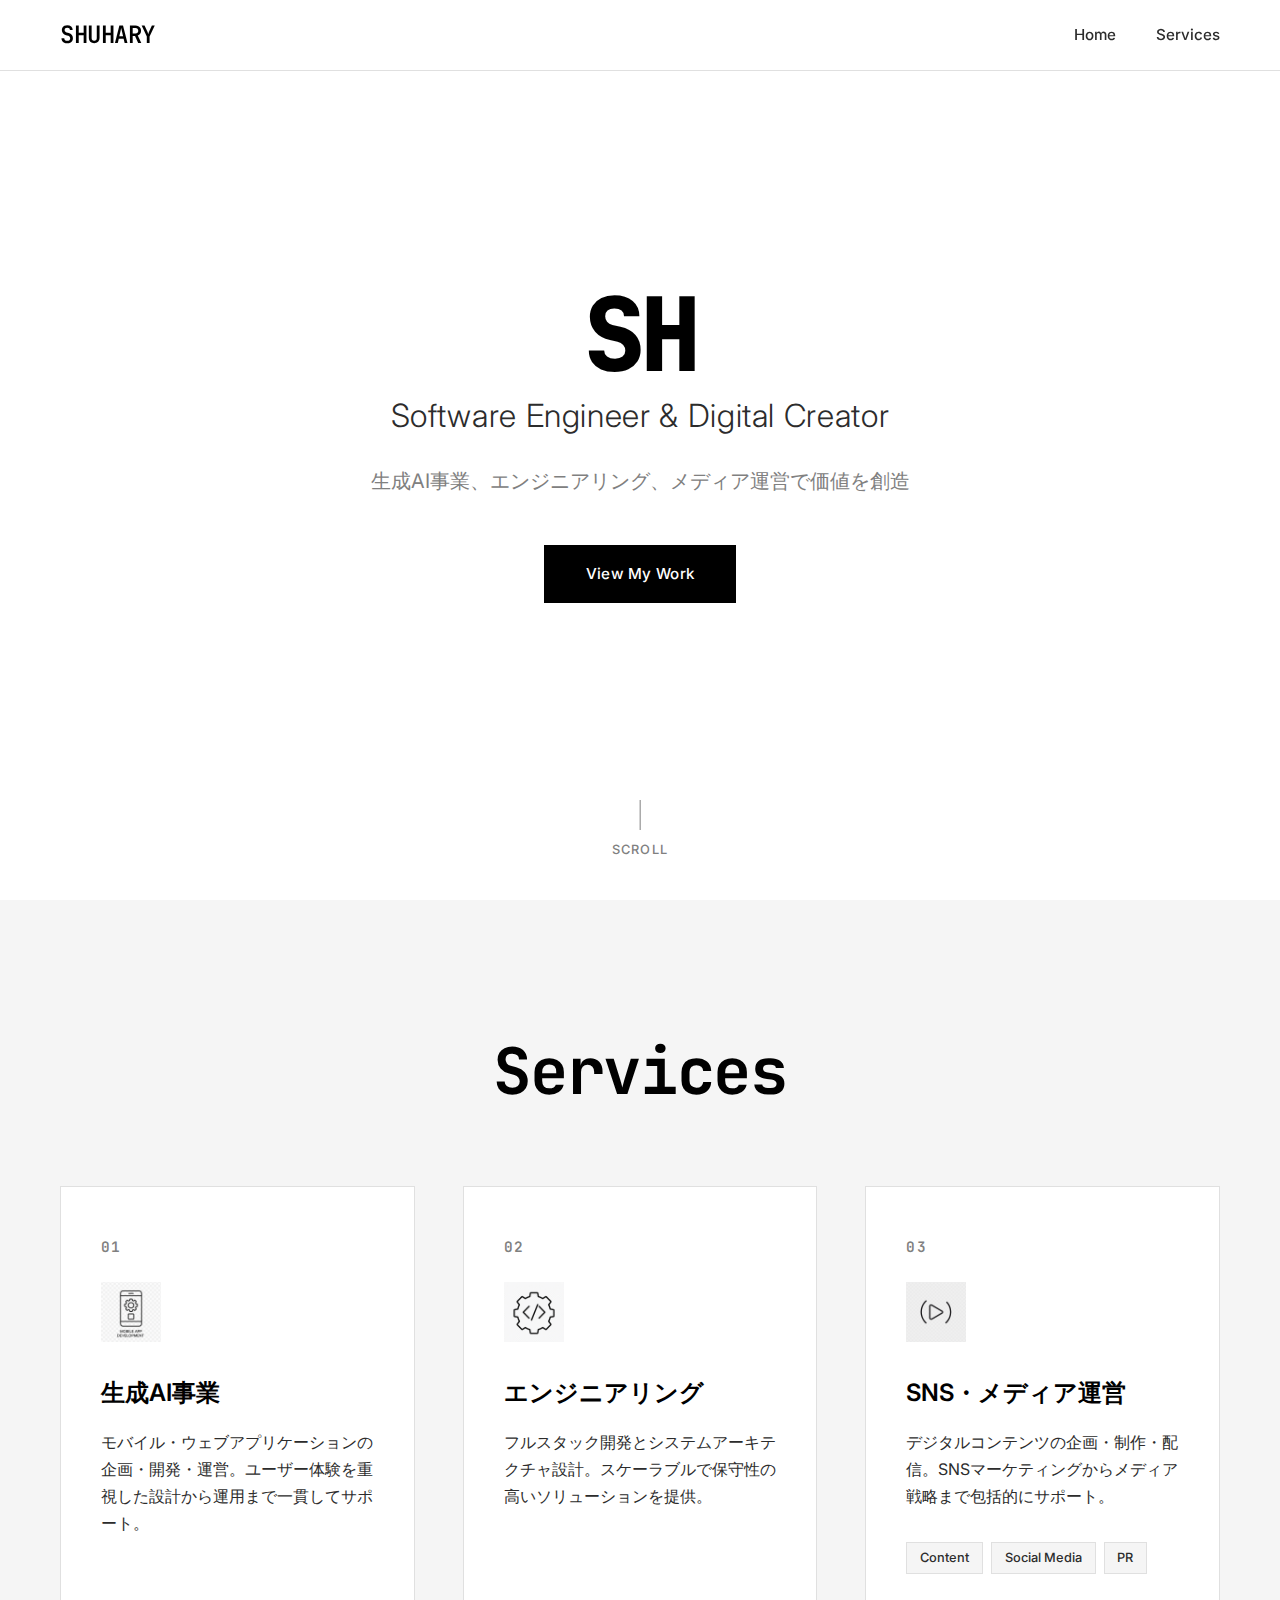
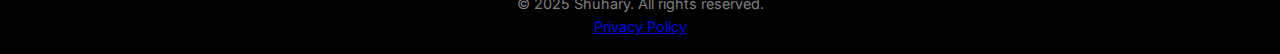
<file: index.html>
<!DOCTYPE html>
<html lang="ja">
<head>
    <meta charset="UTF-8">
    <meta name="viewport" content="width=device-width, initial-scale=1.0">
    <title>Shuhary - Freelance Developer & Digital Creator</title>
    <meta name="description" content="Shuhary。生成AI事業、エンジニアリング、SNS・メディア運営で価値を創造します。">
    <link rel="stylesheet" href="css/style.css">
    <link rel="preconnect" href="https://fonts.googleapis.com">
    <link rel="preconnect" href="https://fonts.gstatic.com" crossorigin>
    <link href="https://fonts.googleapis.com/css2?family=Inter:wght@300;400;500;600;700;800;900&family=JetBrains+Mono:wght@400;500;600&display=swap" rel="stylesheet">
</head>
<body>
    <!-- Header -->
    <header class="header">
        <nav class="nav">
            <div class="nav-container">
                <div class="nav-logo">
                    <span class="logo-text">SHUHARY</span>
                </div>
                <ul class="nav-menu">
                    <li><a href="#home" class="nav-link">Home</a></li>
                    <li><a href="#services" class="nav-link">Services</a></li>
                    <!-- <li><a href="#skills" class="nav-link">Skills</a></li>
                    <li><a href="#contact" class="nav-link">Contact</a></li> -->
                </ul>
                <div class="nav-toggle">
                    <span></span>
                    <span></span>
                    <span></span>
                </div>
            </div>
        </nav>
    </header>

    <!-- Hero Section -->
    <section id="home" class="hero">
        <div class="hero-background">
            <div class="hero-pattern"></div>
        </div>
        <div class="hero-content">
            <div class="hero-text">
                <h1 class="hero-name">SHUHARY</h1>
                <h2 class="hero-title">Software Engineer & Digital Creator</h2>
                <p class="hero-subtitle">生成AI事業、エンジニアリング、メディア運営で価値を創造</p>
                <a href="#services" class="cta-button">
                    <span>View My Work</span>
                </a>
            </div>
        </div>
        <div class="scroll-indicator">
            <div class="scroll-line"></div>
            <span class="scroll-text">Scroll</span>
        </div>
    </section>

    <!-- Services Section -->
    <section id="services" class="services">
        <div class="container">
            <h2 class="section-title">Services</h2>
            <div class="services-grid">
                <div class="service-card">
                    <div class="service-number">01</div>
                    <div class="service-icon">
                        <img src="assets/app_dev_icon.png" alt="App Development">
                    </div>
                    <h3 class="service-title">生成AI事業</h3>
                    <p class="service-description">モバイル・ウェブアプリケーションの企画・開発・運営。ユーザー体験を重視した設計から運用まで一貫してサポート。</p>
                    <!-- <div class="service-tags">
                        <span class="tag">React Native</span>
                        <span class="tag">Flutter</span>
                        <span class="tag">PWA</span>
                    </div> -->
                </div>
                
                <div class="service-card">
                    <div class="service-number">02</div>
                    <div class="service-icon">
                        <img src="assets/engineering_icon.png" alt="Engineering">
                    </div>
                    <h3 class="service-title">エンジニアリング</h3>
                    <p class="service-description">フルスタック開発とシステムアーキテクチャ設計。スケーラブルで保守性の高いソリューションを提供。</p>
                    <!-- <div class="service-tags">
                        <span class="tag">Full Stack</span>
                        <span class="tag">Cloud</span>
                        <span class="tag">DevOps</span>
                    </div> -->
                </div>
                
                <div class="service-card">
                    <div class="service-number">03</div>
                    <div class="service-icon">
                        <img src="assets/media_icon.png" alt="Media Operations">
                    </div>
                    <h3 class="service-title">SNS・メディア運営</h3>
                    <p class="service-description">デジタルコンテンツの企画・制作・配信。SNSマーケティングからメディア戦略まで包括的にサポート。</p>
                    <div class="service-tags">
                        <span class="tag">Content</span>
                        <span class="tag">Social Media</span>
                        <span class="tag">PR</span>
                    </div>
                </div>
            </div>
        </div>
    </section>

    <!-- Skills Section -->
    <!-- <section id="skills" class="skills">
        <div class="container">
            <h2 class="section-title">Skills & Technologies</h2>
            <div class="skills-content">
                <div class="skills-text">
                    <h3>専門分野</h3>
                    <p>フロントエンドからバックエンド、モバイル開発まで幅広い技術スタックを活用し、クライアントのニーズに最適なソリューションを提供します。</p>
                    <div class="experience-stats">
                        <div class="stat">
                            <div class="stat-number">5+</div>
                            <div class="stat-label">Years Experience</div>
                        </div>
                        <div class="stat">
                            <div class="stat-number">50+</div>
                            <div class="stat-label">Projects Completed</div>
                        </div>
                        <div class="stat">
                            <div class="stat-number">100%</div>
                            <div class="stat-label">Client Satisfaction</div>
                        </div>
                    </div>
                </div>
                <div class="skills-grid">
                    <div class="skill-category">
                        <h4>Frontend</h4>
                        <div class="skill-items">
                            <span class="skill-item">React</span>
                            <span class="skill-item">Vue.js</span>
                            <span class="skill-item">TypeScript</span>
                            <span class="skill-item">Next.js</span>
                            <span class="skill-item">Tailwind CSS</span>
                        </div>
                    </div>
                    <div class="skill-category">
                        <h4>Backend</h4>
                        <div class="skill-items">
                            <span class="skill-item">Node.js</span>
                            <span class="skill-item">Python</span>
                            <span class="skill-item">Go</span>
                            <span class="skill-item">PostgreSQL</span>
                            <span class="skill-item">MongoDB</span>
                        </div>
                    </div>
                    <div class="skill-category">
                        <h4>Mobile</h4>
                        <div class="skill-items">
                            <span class="skill-item">React Native</span>
                            <span class="skill-item">Flutter</span>
                            <span class="skill-item">iOS</span>
                            <span class="skill-item">Android</span>
                        </div>
                    </div>
                    <div class="skill-category">
                        <h4>Cloud & DevOps</h4>
                        <div class="skill-items">
                            <span class="skill-item">AWS</span>
                            <span class="skill-item">Docker</span>
                            <span class="skill-item">Kubernetes</span>
                            <span class="skill-item">CI/CD</span>
                        </div>
                    </div>
                </div>
            </div>
        </div>
    </section> -->



    <!-- Footer Component -->
    <footer class="footer">
        <div class="container">
            <!-- Main Footer Content -->
            <div class="footer-main">
                <!-- Brand Section -->
                <div class="footer-brand">
                    <div class="footer-logo">
                        <span class="logo-text">SHUHARY</span>
                    </div>
                    <p class="footer-tagline">Software Engineer & Digital Creator</p>
                    <p class="footer-description">
                        生成AI事業、エンジニアリング、メディア運営で価値を創造するフリーランス開発者です。
                    </p>
                    
                    <!-- Social Links -->
                    <div class="footer-social">
                        <a href="https://twitter.com/shuhary" class="social-link" aria-label="Twitter">
                            <svg viewBox="0 0 24 24" fill="currentColor">
                                <path d="M18.244 2.25h3.308l-7.227 8.26 8.502 11.24H16.17l-5.214-6.817L4.99 21.75H1.68l7.73-8.835L1.254 2.25H8.08l4.713 6.231zm-1.161 17.52h1.833L7.084 4.126H5.117z"/>
                            </svg>
                        </a>
                        <!-- <a href="https://github.com/shuhary" class="social-link" aria-label="GitHub">
                            <svg viewBox="0 0 24 24" fill="currentColor">
                                <path d="M12 0c-6.626 0-12 5.373-12 12 0 5.302 3.438 9.8 8.207 11.387.599.111.793-.261.793-.577v-2.234c-3.338.726-4.033-1.416-4.033-1.416-.546-1.387-1.333-1.756-1.333-1.756-1.089-.745.083-.729.083-.729 1.205.084 1.839 1.237 1.839 1.237 1.07 1.834 2.807 1.304 3.492.997.107-.775.418-1.305.762-1.604-2.665-.305-5.467-1.334-5.467-5.931 0-1.311.469-2.381 1.236-3.221-.124-.303-.535-1.524.117-3.176 0 0 1.008-.322 3.301 1.23.957-.266 1.983-.399 3.003-.404 1.02.005 2.047.138 3.006.404 2.291-1.552 3.297-1.23 3.297-1.23.653 1.653.242 2.874.118 3.176.77.84 1.235 1.911 1.235 3.221 0 4.609-2.807 5.624-5.479 5.921.43.372.823 1.102.823 2.222v3.293c0 .319.192.694.801.576 4.765-1.589 8.199-6.086 8.199-11.386 0-6.627-5.373-12-12-12z"/>
                            </svg>
                        </a> -->
                        <!-- <a href="https://linkedin.com/in/shuhary" class="social-link" aria-label="LinkedIn">
                            <svg viewBox="0 0 24 24" fill="currentColor">
                                <path d="M20.447 20.452h-3.554v-5.569c0-1.328-.027-3.037-1.852-3.037-1.853 0-2.136 1.445-2.136 2.939v5.667H9.351V9h3.414v1.561h.046c.477-.9 1.637-1.85 3.37-1.85 3.601 0 4.267 2.37 4.267 5.455v6.286zM5.337 7.433c-1.144 0-2.063-.926-2.063-2.065 0-1.138.92-2.063 2.063-2.063 1.14 0 2.064.925 2.064 2.063 0 1.139-.925 2.065-2.064 2.065zm1.782 13.019H3.555V9h3.564v11.452zM22.225 0H1.771C.792 0 0 .774 0 1.729v20.542C0 23.227.792 24 1.771 24h20.451C23.2 24 24 23.227 24 22.271V1.729C24 .774 23.2 0 22.222 0h.003z"/>
                            </svg>
                        </a> -->
                        <!-- <a href="mailto:contact@shuhary.dev" class="social-link" aria-label="Email">
                            <svg viewBox="0 0 24 24" fill="currentColor">
                                <path d="M20 4H4c-1.1 0-1.99.9-1.99 2L2 18c0 1.1.9 2 2 2h16c1.1 0 2-.9 2-2V6c0-1.1-.9-2-2-2zm0 4l-8 5-8-5V6l8 5 8-5v2z"/>
                            </svg>
                        </a> -->
                    </div>
                </div>

                <!-- Quick Links -->
                <div class="footer-links-section">
                    <h4 class="footer-section-title">Quick Links</h4>
                    <nav class="footer-nav">
                        <a href="#home" class="footer-link">Home</a>
                        <a href="#services" class="footer-link">Services</a>
                        <!-- <a href="#skills" class="footer-link">Skills</a>
                        <a href="#contact" class="footer-link">Contact</a> -->
                    </nav>
                </div>

                <!-- Services -->
                <div class="footer-links-section">
                    <h4 class="footer-section-title">Services</h4>
                    <nav class="footer-nav">
                        <a href="#services" class="footer-link">生成AI事業</a>
                        <a href="#services" class="footer-link">エンジニアリング</a>
                        <a href="#services" class="footer-link">SNS・メディア運営</a>
                    </nav>
                </div>

                <!-- Contact Info -->
                <!-- <div class="footer-links-section">
                    <h4 class="footer-section-title">Contact</h4>
                    <div class="footer-contact">
                        <a href="mailto:contact@shuhary.dev" class="footer-contact-item">
                            <svg viewBox="0 0 24 24" fill="currentColor" class="contact-icon">
                                <path d="M20 4H4c-1.1 0-1.99.9-1.99 2L2 18c0 1.1.9 2 2 2h16c1.1 0 2-.9 2-2V6c0-1.1-.9-2-2-2zm0 4l-8 5-8-5V6l8 5 8-5v2z"/>
                            </svg>
                            contact@shuhary.dev
                        </a>
                        <div class="footer-contact-item">
                            <svg viewBox="0 0 24 24" fill="currentColor" class="contact-icon">
                                <path d="M12 2C8.13 2 5 5.13 5 9c0 5.25 7 13 7 13s7-7.75 7-13c0-3.87-3.13-7-7-7zm0 9.5c-1.38 0-2.5-1.12-2.5-2.5s1.12-2.5 2.5-2.5 2.5 1.12 2.5 2.5-1.12 2.5-2.5 2.5z"/>
                            </svg>
                            Tokyo, Japan
                        </div>
                    </div>
                </div> -->
            </div>

            <!-- Footer Bottom -->
            <div class="footer-bottom">
                <div class="footer-bottom-content">
                    <p class="footer-copyright">
                        &copy; 2025 Shuhary. All rights reserved.
                    </p>
                    <nav class="footer-legal">
                        <a href="privacy.html" class="footer-legal-link">Privacy Policy</a>
                        <!-- <a href="#terms" class="footer-legal-link">Terms of Service</a> -->
                    </nav>
                </div>
            </div>
        </div>
    </footer>

    <script src="js/script.js"></script>
</body>
</html>
</file>
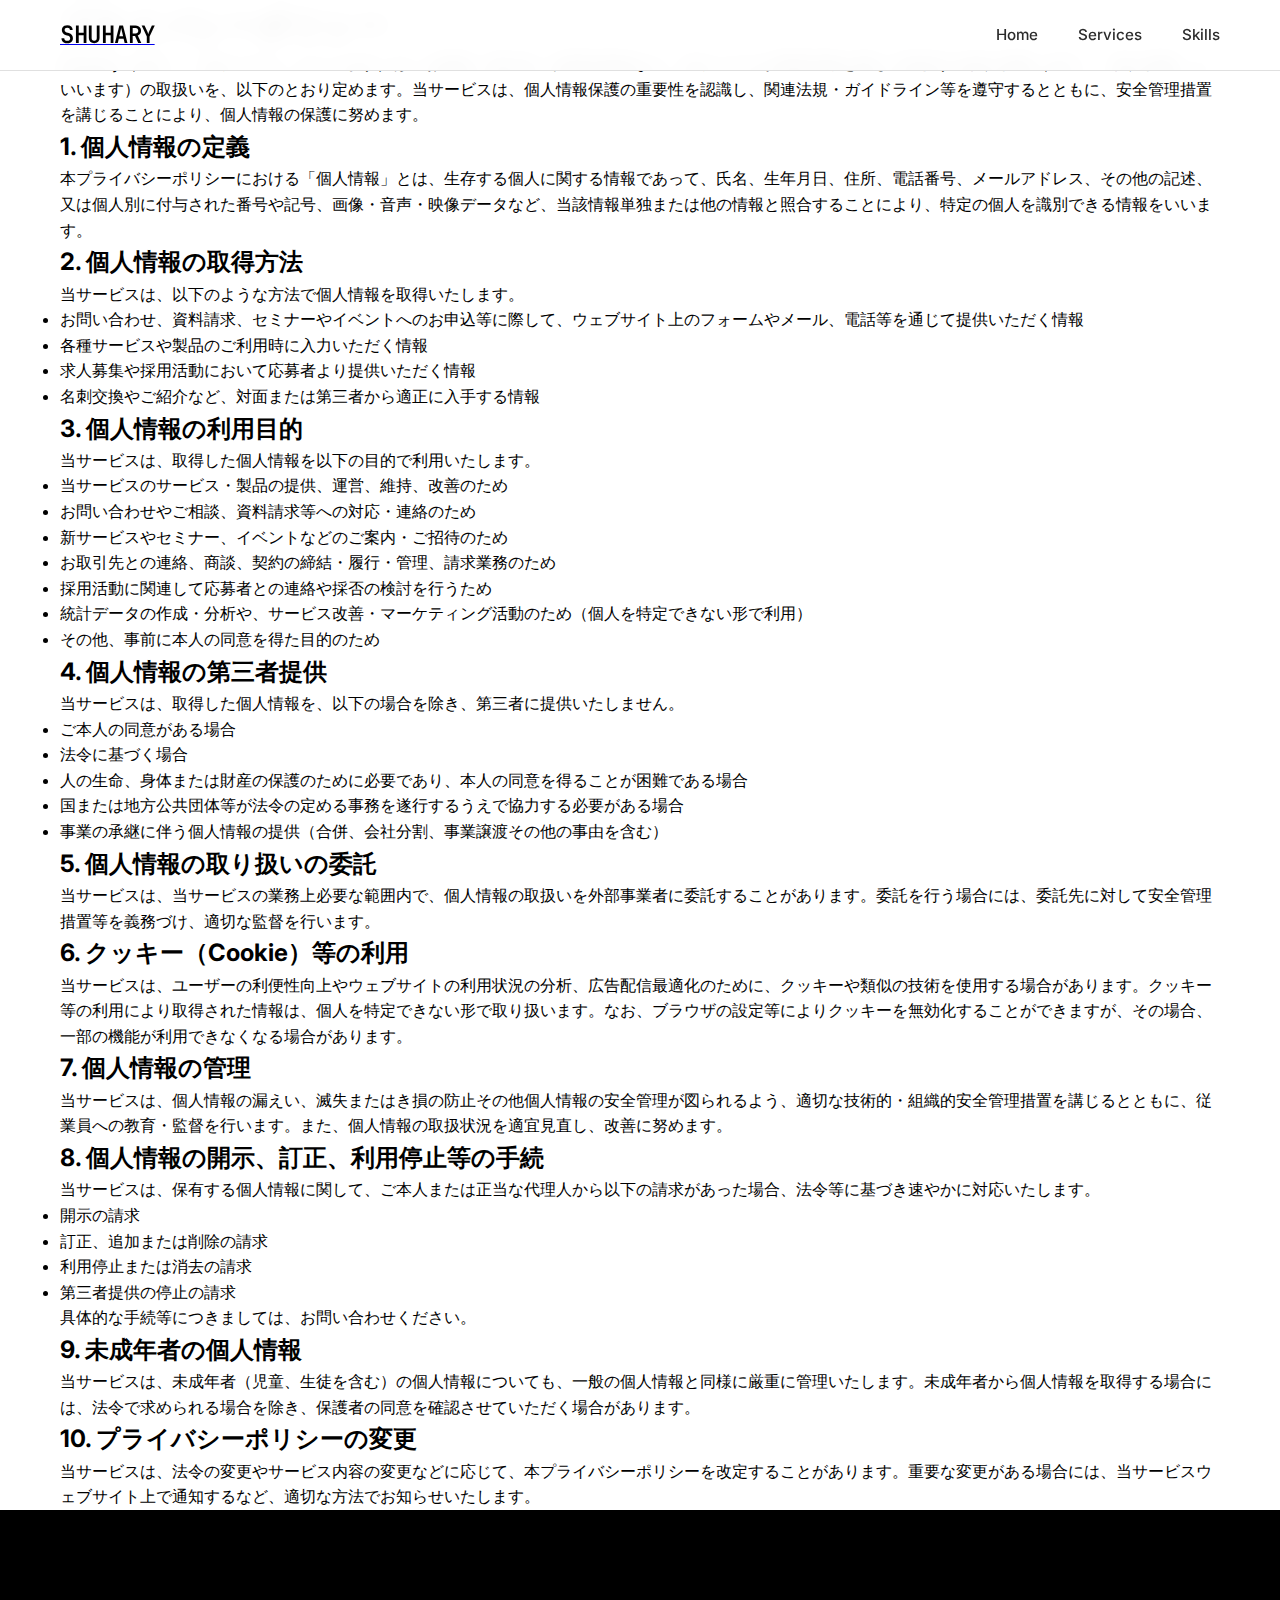
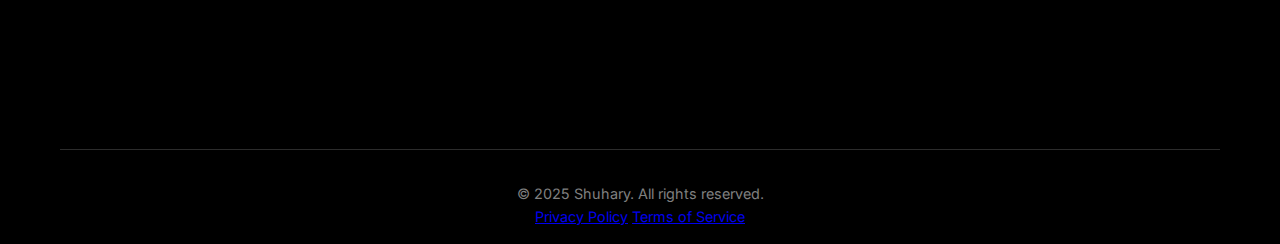
<file: privacy.html>
<!DOCTYPE html>
<html lang="ja">
<head>
    <meta charset="UTF-8">
    <meta name="viewport" content="width=device-width, initial-scale=1.0">
    <title>プライバシーポリシー | Shuhary - Software Engineer & Digital Creator</title>
    <meta name="description" content="Shuharyのプライバシーポリシー。個人情報の取り扱いについて詳しく記載しています。">
    <link rel="stylesheet" href="css/style.css">
    <link rel="preconnect" href="https://fonts.googleapis.com">
    <link rel="preconnect" href="https://fonts.gstatic.com" crossorigin>
    <link href="https://fonts.googleapis.com/css2?family=Inter:wght@300;400;500;600;700;800;900&family=JetBrains+Mono:wght@400;500;600&display=swap" rel="stylesheet">
</head>
<body>
    <!-- Header -->
    <header class="header">
        <nav class="nav">
            <div class="nav-container">
                <div class="nav-logo">
                    <a href="index.html">
                        <span class="logo-text">SHUHARY</span>
                    </a>
                </div>
                <ul class="nav-menu">
                    <li><a href="index.html#home" class="nav-link">Home</a></li>
                    <li><a href="index.html#services" class="nav-link">Services</a></li>
                    <li><a href="index.html#skills" class="nav-link">Skills</a></li>
                </ul>
                <div class="nav-toggle">
                    <span></span>
                    <span></span>
                    <span></span>
                </div>
            </div>
        </nav>
    </header>

    <!-- Privacy Policy Content -->
    <main class="privacy-policy">
        <div class="container">
            <div class="privacy-header">
                <h1 class="privacy-title">プライバシーポリシー</h1>
                <p class="privacy-intro">
                    Shuhary（以下、「当サービス」といいます）は、お客様・取引先・採用応募者など、当サービスが事業活動を通じて取得する個人情報（以下、「個人情報」といいます）の取扱いを、以下のとおり定めます。当サービスは、個人情報保護の重要性を認識し、関連法規・ガイドライン等を遵守するとともに、安全管理措置を講じることにより、個人情報の保護に努めます。
                </p>
            </div>

            <div class="privacy-content">
                <section class="privacy-section">
                    <h2>1. 個人情報の定義</h2>
                    <p>
                        本プライバシーポリシーにおける「個人情報」とは、生存する個人に関する情報であって、氏名、生年月日、住所、電話番号、メールアドレス、その他の記述、又は個人別に付与された番号や記号、画像・音声・映像データなど、当該情報単独または他の情報と照合することにより、特定の個人を識別できる情報をいいます。
                    </p>
                </section>

                <section class="privacy-section">
                    <h2>2. 個人情報の取得方法</h2>
                    <p>当サービスは、以下のような方法で個人情報を取得いたします。</p>
                    <ul>
                        <li>お問い合わせ、資料請求、セミナーやイベントへのお申込等に際して、ウェブサイト上のフォームやメール、電話等を通じて提供いただく情報</li>
                        <li>各種サービスや製品のご利用時に入力いただく情報</li>
                        <li>求人募集や採用活動において応募者より提供いただく情報</li>
                        <li>名刺交換やご紹介など、対面または第三者から適正に入手する情報</li>
                    </ul>
                </section>

                <section class="privacy-section">
                    <h2>3. 個人情報の利用目的</h2>
                    <p>当サービスは、取得した個人情報を以下の目的で利用いたします。</p>
                    <ul>
                        <li>当サービスのサービス・製品の提供、運営、維持、改善のため</li>
                        <li>お問い合わせやご相談、資料請求等への対応・連絡のため</li>
                        <li>新サービスやセミナー、イベントなどのご案内・ご招待のため</li>
                        <li>お取引先との連絡、商談、契約の締結・履行・管理、請求業務のため</li>
                        <li>採用活動に関連して応募者との連絡や採否の検討を行うため</li>
                        <li>統計データの作成・分析や、サービス改善・マーケティング活動のため（個人を特定できない形で利用）</li>
                        <li>その他、事前に本人の同意を得た目的のため</li>
                    </ul>
                </section>

                <section class="privacy-section">
                    <h2>4. 個人情報の第三者提供</h2>
                    <p>当サービスは、取得した個人情報を、以下の場合を除き、第三者に提供いたしません。</p>
                    <ul>
                        <li>ご本人の同意がある場合</li>
                        <li>法令に基づく場合</li>
                        <li>人の生命、身体または財産の保護のために必要であり、本人の同意を得ることが困難である場合</li>
                        <li>国または地方公共団体等が法令の定める事務を遂行するうえで協力する必要がある場合</li>
                        <li>事業の承継に伴う個人情報の提供（合併、会社分割、事業譲渡その他の事由を含む）</li>
                    </ul>
                </section>

                <section class="privacy-section">
                    <h2>5. 個人情報の取り扱いの委託</h2>
                    <p>
                        当サービスは、当サービスの業務上必要な範囲内で、個人情報の取扱いを外部事業者に委託することがあります。委託を行う場合には、委託先に対して安全管理措置等を義務づけ、適切な監督を行います。
                    </p>
                </section>

                <section class="privacy-section">
                    <h2>6. クッキー（Cookie）等の利用</h2>
                    <p>
                        当サービスは、ユーザーの利便性向上やウェブサイトの利用状況の分析、広告配信最適化のために、クッキーや類似の技術を使用する場合があります。クッキー等の利用により取得された情報は、個人を特定できない形で取り扱います。なお、ブラウザの設定等によりクッキーを無効化することができますが、その場合、一部の機能が利用できなくなる場合があります。
                    </p>
                </section>

                <section class="privacy-section">
                    <h2>7. 個人情報の管理</h2>
                    <p>
                        当サービスは、個人情報の漏えい、滅失またはき損の防止その他個人情報の安全管理が図られるよう、適切な技術的・組織的安全管理措置を講じるとともに、従業員への教育・監督を行います。また、個人情報の取扱状況を適宜見直し、改善に努めます。
                    </p>
                </section>

                <section class="privacy-section">
                    <h2>8. 個人情報の開示、訂正、利用停止等の手続</h2>
                    <p>当サービスは、保有する個人情報に関して、ご本人または正当な代理人から以下の請求があった場合、法令等に基づき速やかに対応いたします。</p>
                    <ul>
                        <li>開示の請求</li>
                        <li>訂正、追加または削除の請求</li>
                        <li>利用停止または消去の請求</li>
                        <li>第三者提供の停止の請求</li>
                    </ul>
                    <p>具体的な手続等につきましては、お問い合わせください。</p>
                </section>

                <section class="privacy-section">
                    <h2>9. 未成年者の個人情報</h2>
                    <p>
                        当サービスは、未成年者（児童、生徒を含む）の個人情報についても、一般の個人情報と同様に厳重に管理いたします。未成年者から個人情報を取得する場合には、法令で求められる場合を除き、保護者の同意を確認させていただく場合があります。
                    </p>
                </section>

                <section class="privacy-section">
                    <h2>10. プライバシーポリシーの変更</h2>
                    <p>
                        当サービスは、法令の変更やサービス内容の変更などに応じて、本プライバシーポリシーを改定することがあります。重要な変更がある場合には、当サービスウェブサイト上で通知するなど、適切な方法でお知らせいたします。
                    </p>
                </section>
            </div>
        </div>
    </main>

    <!-- Footer Component -->
    <footer class="footer">
        <div class="container">
            <!-- Main Footer Content -->
            <div class="footer-main">
                <!-- Brand Section -->
                <div class="footer-brand">
                    <div class="footer-logo">
                        <a href="index.html">
                            <span class="logo-text">SHUHARY</span>
                        </a>
                    </div>
                    <p class="footer-tagline">Software Engineer & Digital Creator</p>
                    <p class="footer-description">
                        アプリ開発、エンジニアリング、メディア運営で価値を創造するフリーランス開発者です。
                    </p>
                    
                    <!-- Social Links -->
                    <div class="footer-social">
                        <a href="https://twitter.com/shuhary" class="social-link" aria-label="Twitter">
                            <svg viewBox="0 0 24 24" fill="currentColor">
                                <path d="M18.244 2.25h3.308l-7.227 8.26 8.502 11.24H16.17l-5.214-6.817L4.99 21.75H1.68l7.73-8.835L1.254 2.25H8.08l4.713 6.231zm-1.161 17.52h1.833L7.084 4.126H5.117z"/>
                            </svg>
                        </a>
                        <a href="https://github.com/shuhary" class="social-link" aria-label="GitHub">
                            <svg viewBox="0 0 24 24" fill="currentColor">
                                <path d="M12 0c-6.626 0-12 5.373-12 12 0 5.302 3.438 9.8 8.207 11.387.599.111.793-.261.793-.577v-2.234c-3.338.726-4.033-1.416-4.033-1.416-.546-1.387-1.333-1.756-1.333-1.756-1.089-.745.083-.729.083-.729 1.205.084 1.839 1.237 1.839 1.237 1.07 1.834 2.807 1.304 3.492.997.107-.775.418-1.305.762-1.604-2.665-.305-5.467-1.334-5.467-5.931 0-1.311.469-2.381 1.236-3.221-.124-.303-.535-1.524.117-3.176 0 0 1.008-.322 3.301 1.23.957-.266 1.983-.399 3.003-.404 1.02.005 2.047.138 3.006.404 2.291-1.552 3.297-1.23 3.297-1.23.653 1.653.242 2.874.118 3.176.77.84 1.235 1.911 1.235 3.221 0 4.609-2.807 5.624-5.479 5.921.43.372.823 1.102.823 2.222v3.293c0 .319.192.694.801.576 4.765-1.589 8.199-6.086 8.199-11.386 0-6.627-5.373-12-12-12z"/>
                            </svg>
                        </a>
                        <a href="https://linkedin.com/in/shuhary" class="social-link" aria-label="LinkedIn">
                            <svg viewBox="0 0 24 24" fill="currentColor">
                                <path d="M20.447 20.452h-3.554v-5.569c0-1.328-.027-3.037-1.852-3.037-1.853 0-2.136 1.445-2.136 2.939v5.667H9.351V9h3.414v1.561h.046c.477-.9 1.637-1.85 3.37-1.85 3.601 0 4.267 2.37 4.267 5.455v6.286zM5.337 7.433c-1.144 0-2.063-.926-2.063-2.065 0-1.138.92-2.063 2.063-2.063 1.14 0 2.064.925 2.064 2.063 0 1.139-.925 2.065-2.064 2.065zm1.782 13.019H3.555V9h3.564v11.452zM22.225 0H1.771C.792 0 0 .774 0 1.729v20.542C0 23.227.792 24 1.771 24h20.451C23.2 24 24 23.227 24 22.271V1.729C24 .774 23.2 0 22.222 0h.003z"/>
                            </svg>
                        </a>
                        <a href="mailto:contact@shuhary.dev" class="social-link" aria-label="Email">
                            <svg viewBox="0 0 24 24" fill="currentColor">
                                <path d="M20 4H4c-1.1 0-1.99.9-1.99 2L2 18c0 1.1.9 2 2 2h16c1.1 0 2-.9 2-2V6c0-1.1-.9-2-2-2zm0 4l-8 5-8-5V6l8 5 8-5v2z"/>
                            </svg>
                        </a>
                    </div>
                </div>

                <!-- Quick Links -->
                <div class="footer-links-section">
                    <h4 class="footer-section-title">Quick Links</h4>
                    <nav class="footer-nav">
                        <a href="index.html#home" class="footer-link">Home</a>
                        <a href="index.html#services" class="footer-link">Services</a>
                        <a href="index.html#skills" class="footer-link">Skills</a>
                        <a href="index.html#contact" class="footer-link">Contact</a>
                    </nav>
                </div>

                <!-- Services -->
                <div class="footer-links-section">
                    <h4 class="footer-section-title">Services</h4>
                    <nav class="footer-nav">
                        <a href="index.html#services" class="footer-link">アプリ運営</a>
                        <a href="index.html#services" class="footer-link">エンジニアリング</a>
                        <a href="index.html#services" class="footer-link">SNS・メディア運営</a>
                    </nav>
                </div>

                <!-- Contact Info -->
                <div class="footer-links-section">
                    <h4 class="footer-section-title">Contact</h4>
                    <div class="footer-contact">
                        <a href="mailto:contact@shuhary.dev" class="footer-contact-item">
                            <svg viewBox="0 0 24 24" fill="currentColor" class="contact-icon">
                                <path d="M20 4H4c-1.1 0-1.99.9-1.99 2L2 18c0 1.1.9 2 2 2h16c1.1 0 2-.9 2-2V6c0-1.1-.9-2-2-2zm0 4l-8 5-8-5V6l8 5 8-5v2z"/>
                            </svg>
                            contact@shuhary.dev
                        </a>
                        <div class="footer-contact-item">
                            <svg viewBox="0 0 24 24" fill="currentColor" class="contact-icon">
                                <path d="M12 2C8.13 2 5 5.13 5 9c0 5.25 7 13 7 13s7-7.75 7-13c0-3.87-3.13-7-7-7zm0 9.5c-1.38 0-2.5-1.12-2.5-2.5s1.12-2.5 2.5-2.5 2.5 1.12 2.5 2.5-1.12 2.5-2.5 2.5z"/>
                            </svg>
                            Tokyo, Japan
                        </div>
                    </div>
                </div>
            </div>

            <!-- Footer Bottom -->
            <div class="footer-bottom">
                <div class="footer-bottom-content">
                    <p class="footer-copyright">
                        &copy; 2025 Shuhary. All rights reserved.
                    </p>
                    <nav class="footer-legal">
                        <a href="privacy.html" class="footer-legal-link">Privacy Policy</a>
                        <a href="#terms" class="footer-legal-link">Terms of Service</a>
                    </nav>
                </div>
            </div>
        </div>
    </footer>

    <script src="js/script.js"></script>
</body>
</html>
</file>
<file: css/style.css>
/* Reset and Base Styles */
* {
    margin: 0;
    padding: 0;
    box-sizing: border-box;
}

:root {
    --black: #000000;
    --white: #ffffff;
    --charcoal: #2c2c2c;
    --light-gray: #f5f5f5;
    --medium-gray: #808080;
    --accent-gray: #4a4a4a;
    --border-gray: #e0e0e0;
    
    --font-primary: 'Inter', sans-serif;
    --font-mono: 'JetBrains Mono', monospace;
    
    --transition: all 0.3s cubic-bezier(0.4, 0, 0.2, 1);
    --shadow: 0 4px 20px rgba(0, 0, 0, 0.1);
    --shadow-hover: 0 8px 30px rgba(0, 0, 0, 0.15);
}

html {
    scroll-behavior: smooth;
}

body {
    font-family: var(--font-primary);
    background: var(--white);
    color: var(--black);
    line-height: 1.6;
    overflow-x: hidden;
}

.container {
    max-width: 1200px;
    margin: 0 auto;
    padding: 0 20px;
}

/* Header */
.header {
    position: fixed;
    top: 0;
    left: 0;
    right: 0;
    z-index: 1000;
    background: rgba(255, 255, 255, 0.95);
    backdrop-filter: blur(10px);
    border-bottom: 1px solid var(--border-gray);
}

.nav-container {
    max-width: 1200px;
    margin: 0 auto;
    padding: 0 20px;
    display: flex;
    justify-content: space-between;
    align-items: center;
    height: 70px;
}

.logo-text {
    font-family: var(--font-mono);
    font-size: 1.5rem;
    font-weight: 600;
    color: var(--black);
    letter-spacing: -0.02em;
}

.nav-menu {
    display: flex;
    list-style: none;
    gap: 2.5rem;
}

.nav-link {
    color: var(--charcoal);
    text-decoration: none;
    font-weight: 500;
    font-size: 0.95rem;
    transition: var(--transition);
    position: relative;
}

.nav-link:hover {
    color: var(--black);
}

.nav-link::after {
    content: '';
    position: absolute;
    bottom: -5px;
    left: 0;
    width: 0;
    height: 2px;
    background: var(--black);
    transition: width 0.3s ease;
}

.nav-link:hover::after {
    width: 100%;
}

.nav-toggle {
    display: none;
    flex-direction: column;
    cursor: pointer;
    gap: 4px;
}

.nav-toggle span {
    width: 25px;
    height: 2px;
    background: var(--black);
    transition: var(--transition);
}

/* Hero Section */
.hero {
    height: 100vh;
    display: flex;
    align-items: center;
    justify-content: center;
    position: relative;
    background: var(--white);
    overflow: hidden;
}

.hero-background {
    position: absolute;
    top: 0;
    left: 0;
    right: 0;
    bottom: 0;
    opacity: 0.03;
}

.hero-pattern {
    position: absolute;
    top: 0;
    left: 0;
    right: 0;
    bottom: 0;
    background: url('../assets/hero_pattern.png') center/cover;
    animation: float 8s ease-in-out infinite;
}

@keyframes float {
    0%, 100% { transform: translateY(0px) scale(1); }
    50% { transform: translateY(-10px) scale(1.02); }
}

.hero-content {
    text-align: center;
    z-index: 2;
    position: relative;
    max-width: 800px;
    margin: 0 auto;
    padding: 0 20px;
}

.hero-name {
    font-family: var(--font-mono);
    font-size: clamp(3rem, 8vw, 8rem);
    font-weight: 900;
    color: var(--black);
    letter-spacing: -0.05em;
    margin-bottom: 0.5rem;
    line-height: 0.9;
}

.hero-title {
    font-size: clamp(1.2rem, 3vw, 2rem);
    font-weight: 300;
    color: var(--charcoal);
    margin-bottom: 1.5rem;
    letter-spacing: 0.02em;
}

.hero-subtitle {
    font-size: clamp(1rem, 2.5vw, 1.25rem);
    color: var(--medium-gray);
    margin-bottom: 3rem;
    max-width: 600px;
    margin-left: auto;
    margin-right: auto;
}

.cta-button {
    display: inline-block;
    padding: 15px 40px;
    background: var(--black);
    color: var(--white);
    text-decoration: none;
    font-weight: 500;
    font-size: 0.95rem;
    letter-spacing: 0.02em;
    transition: var(--transition);
    border: 2px solid var(--black);
    position: relative;
    overflow: hidden;
}

.cta-button:hover {
    background: var(--white);
    color: var(--black);
    transform: translateY(-2px);
    box-shadow: var(--shadow-hover);
}

.cta-button.large {
    padding: 18px 50px;
    font-size: 1.1rem;
}

.scroll-indicator {
    position: absolute;
    bottom: 40px;
    left: 50%;
    transform: translateX(-50%);
    display: flex;
    flex-direction: column;
    align-items: center;
    gap: 10px;
    animation: bounce 2s infinite;
}

.scroll-line {
    width: 1px;
    height: 30px;
    background: var(--medium-gray);
}

.scroll-text {
    font-size: 0.8rem;
    color: var(--medium-gray);
    font-weight: 500;
    letter-spacing: 0.1em;
    text-transform: uppercase;
}

@keyframes bounce {
    0%, 20%, 50%, 80%, 100% { transform: translateX(-50%) translateY(0); }
    40% { transform: translateX(-50%) translateY(-10px); }
    60% { transform: translateX(-50%) translateY(-5px); }
}

/* Services Section */
.services {
    padding: 120px 0;
    background: var(--light-gray);
}

.section-title {
    font-family: var(--font-mono);
    font-size: clamp(2.5rem, 5vw, 4rem);
    font-weight: 700;
    text-align: center;
    margin-bottom: 4rem;
    color: var(--black);
    letter-spacing: -0.02em;
}

.services-grid {
    display: grid;
    grid-template-columns: repeat(auto-fit, minmax(350px, 1fr));
    gap: 3rem;
    margin-top: 4rem;
}

.service-card {
    background: var(--white);
    padding: 3rem 2.5rem;
    border: 1px solid var(--border-gray);
    transition: var(--transition);
    position: relative;
    overflow: hidden;
}

.service-card:hover {
    transform: translateY(-5px);
    box-shadow: var(--shadow-hover);
    border-color: var(--black);
}

.service-number {
    font-family: var(--font-mono);
    font-size: 0.9rem;
    font-weight: 600;
    color: var(--medium-gray);
    margin-bottom: 1.5rem;
    letter-spacing: 0.1em;
}

.service-icon {
    width: 60px;
    height: 60px;
    margin-bottom: 2rem;
    display: flex;
    align-items: center;
    justify-content: center;
}

.service-icon img {
    width: 100%;
    height: 100%;
    object-fit: contain;
}

.service-title {
    font-size: 1.5rem;
    font-weight: 600;
    margin-bottom: 1rem;
    color: var(--black);
}

.service-description {
    color: var(--charcoal);
    line-height: 1.7;
    margin-bottom: 2rem;
}

.service-tags {
    display: flex;
    flex-wrap: wrap;
    gap: 0.5rem;
}

.tag {
    background: var(--light-gray);
    color: var(--charcoal);
    padding: 0.3rem 0.8rem;
    font-size: 0.8rem;
    font-weight: 500;
    border: 1px solid var(--border-gray);
    transition: var(--transition);
}

.tag:hover {
    background: var(--black);
    color: var(--white);
    border-color: var(--black);
}

/* Skills Section */
.skills {
    padding: 120px 0;
    background: var(--white);
}

.skills-content {
    display: grid;
    grid-template-columns: 1fr 1.5fr;
    gap: 5rem;
    align-items: start;
    margin-top: 4rem;
}

.skills-text h3 {
    font-size: 1.8rem;
    font-weight: 600;
    margin-bottom: 1.5rem;
    color: var(--black);
}

.skills-text p {
    color: var(--charcoal);
    line-height: 1.7;
    margin-bottom: 3rem;
    font-size: 1.1rem;
}

.experience-stats {
    display: flex;
    gap: 2rem;
}

.stat {
    text-align: center;
}

.stat-number {
    font-family: var(--font-mono);
    font-size: 2.5rem;
    font-weight: 700;
    color: var(--black);
    margin-bottom: 0.5rem;
}

.stat-label {
    font-size: 0.9rem;
    color: var(--medium-gray);
    font-weight: 500;
}

.skills-grid {
    display: grid;
    grid-template-columns: repeat(2, 1fr);
    gap: 2.5rem;
}

.skill-category h4 {
    font-size: 1.2rem;
    font-weight: 600;
    margin-bottom: 1rem;
    color: var(--black);
}

.skill-items {
    display: flex;
    flex-direction: column;
    gap: 0.8rem;
}

.skill-item {
    background: var(--light-gray);
    padding: 0.8rem 1.2rem;
    border: 1px solid var(--border-gray);
    font-weight: 500;
    transition: var(--transition);
    cursor: pointer;
}

.skill-item:hover {
    background: var(--black);
    color: var(--white);
    border-color: var(--black);
    transform: translateX(5px);
}

/* About Section */
.about {
    padding: 120px 0;
    background: var(--light-gray);
}

.about-content {
    display: grid;
    grid-template-columns: 1.5fr 1fr;
    gap: 5rem;
    align-items: start;
    margin-top: 4rem;
}

.about-description {
    font-size: 1.1rem;
    color: var(--charcoal);
    line-height: 1.8;
    margin-bottom: 2rem;
}

.about-values {
    display: flex;
    flex-direction: column;
    gap: 2rem;
}

.value-item {
    padding: 2rem;
    background: var(--white);
    border: 1px solid var(--border-gray);
    transition: var(--transition);
}

.value-item:hover {
    transform: translateY(-3px);
    box-shadow: var(--shadow);
}

.value-item h4 {
    font-size: 1.2rem;
    font-weight: 600;
    margin-bottom: 0.8rem;
    color: var(--black);
}

.value-item p {
    color: var(--charcoal);
    line-height: 1.6;
}

/* Contact Section */
.contact {
    padding: 120px 0;
    background: var(--white);
}

.contact-content {
    display: grid;
    grid-template-columns: 1.2fr 1fr;
    gap: 5rem;
    margin-top: 4rem;
}

.contact-info h3 {
    font-size: 1.8rem;
    font-weight: 600;
    margin-bottom: 1rem;
    color: var(--black);
}

.contact-info p {
    color: var(--charcoal);
    line-height: 1.7;
    margin-bottom: 3rem;
    font-size: 1.1rem;
}

.contact-methods {
    display: flex;
    flex-direction: column;
    gap: 1.5rem;
}

.contact-method {
    display: flex;
    align-items: center;
    gap: 1.5rem;
    padding: 1.5rem;
    background: var(--light-gray);
    border: 1px solid var(--border-gray);
    text-decoration: none;
    color: inherit;
    transition: var(--transition);
}

.contact-method:hover {
    background: var(--black);
    color: var(--white);
    border-color: var(--black);
    transform: translateY(-2px);
}

.contact-icon {
    font-size: 1.5rem;
    width: 40px;
    text-align: center;
}

.contact-details {
    display: flex;
    flex-direction: column;
}

.contact-label {
    font-size: 0.9rem;
    font-weight: 500;
    opacity: 0.8;
}

.contact-value {
    font-size: 1rem;
    font-weight: 600;
}

.contact-cta {
    text-align: center;
    padding: 3rem 2rem;
    background: var(--light-gray);
    border: 1px solid var(--border-gray);
}

.contact-cta h3 {
    font-size: 1.8rem;
    font-weight: 600;
    margin-bottom: 1rem;
    color: var(--black);
}

.contact-cta p {
    color: var(--charcoal);
    margin-bottom: 2rem;
    font-size: 1.1rem;
}

/* Footer */
.footer {
    background: var(--black);
    color: var(--white);
    padding: 3rem 0 1rem;
}

.footer-content {
    display: flex;
    justify-content: space-between;
    align-items: start;
    margin-bottom: 2rem;
}

.footer-logo .logo-text {
    color: var(--white);
    margin-bottom: 0.5rem;
    display: block;
}

.footer-logo p {
    color: var(--medium-gray);
    font-size: 0.9rem;
}

.footer-links {
    display: flex;
    gap: 2rem;
}

.footer-links a {
    color: var(--medium-gray);
    text-decoration: none;
    font-size: 0.9rem;
    transition: var(--transition);
}

.footer-links a:hover {
    color: var(--white);
}

.footer-bottom {
    text-align: center;
    padding-top: 2rem;
    border-top: 1px solid var(--charcoal);
    color: var(--medium-gray);
    font-size: 0.9rem;
}

/* Responsive Design */
@media (max-width: 768px) {
    .nav-menu {
        position: fixed;
        top: 70px;
        left: -100%;
        width: 100%;
        height: calc(100vh - 70px);
        background: rgba(255, 255, 255, 0.98);
        flex-direction: column;
        justify-content: center;
        align-items: center;
        transition: left 0.3s ease;
        backdrop-filter: blur(10px);
    }

    .nav-menu.active {
        left: 0;
    }

    .nav-toggle {
        display: flex;
    }

    .hero-name {
        font-size: 4rem;
    }

    .services-grid {
        grid-template-columns: 1fr;
        gap: 2rem;
    }

    .skills-content {
        grid-template-columns: 1fr;
        gap: 3rem;
    }

    .skills-grid {
        grid-template-columns: 1fr;
        gap: 2rem;
    }

    .experience-stats {
        justify-content: space-around;
    }

    .about-content {
        grid-template-columns: 1fr;
        gap: 3rem;
    }

    .contact-content {
        grid-template-columns: 1fr;
        gap: 3rem;
    }

    .footer-content {
        flex-direction: column;
        gap: 2rem;
        text-align: center;
    }

    .footer-links {
        justify-content: center;
    }
}

@media (max-width: 480px) {
    .container {
        padding: 0 15px;
    }

    .hero-name {
        font-size: 3rem;
    }

    .section-title {
        font-size: 2.5rem;
    }

    .service-card {
        padding: 2rem 1.5rem;
    }

    .services-grid {
        grid-template-columns: 1fr;
        gap: 1.5rem;
    }

    .experience-stats {
        flex-direction: column;
        gap: 1.5rem;
    }
}

/* Scroll to top button */
.scroll-to-top {
    position: fixed;
    bottom: 30px;
    right: 30px;
    width: 50px;
    height: 50px;
    background: var(--black);
    color: var(--white);
    border: none;
    cursor: pointer;
    opacity: 0;
    transition: var(--transition);
    z-index: 1000;
    display: flex;
    align-items: center;
    justify-content: center;
    font-size: 1.2rem;
}

.scroll-to-top.visible {
    opacity: 1;
}

.scroll-to-top:hover {
    background: var(--charcoal);
    transform: translateY(-2px);
}
</file>
